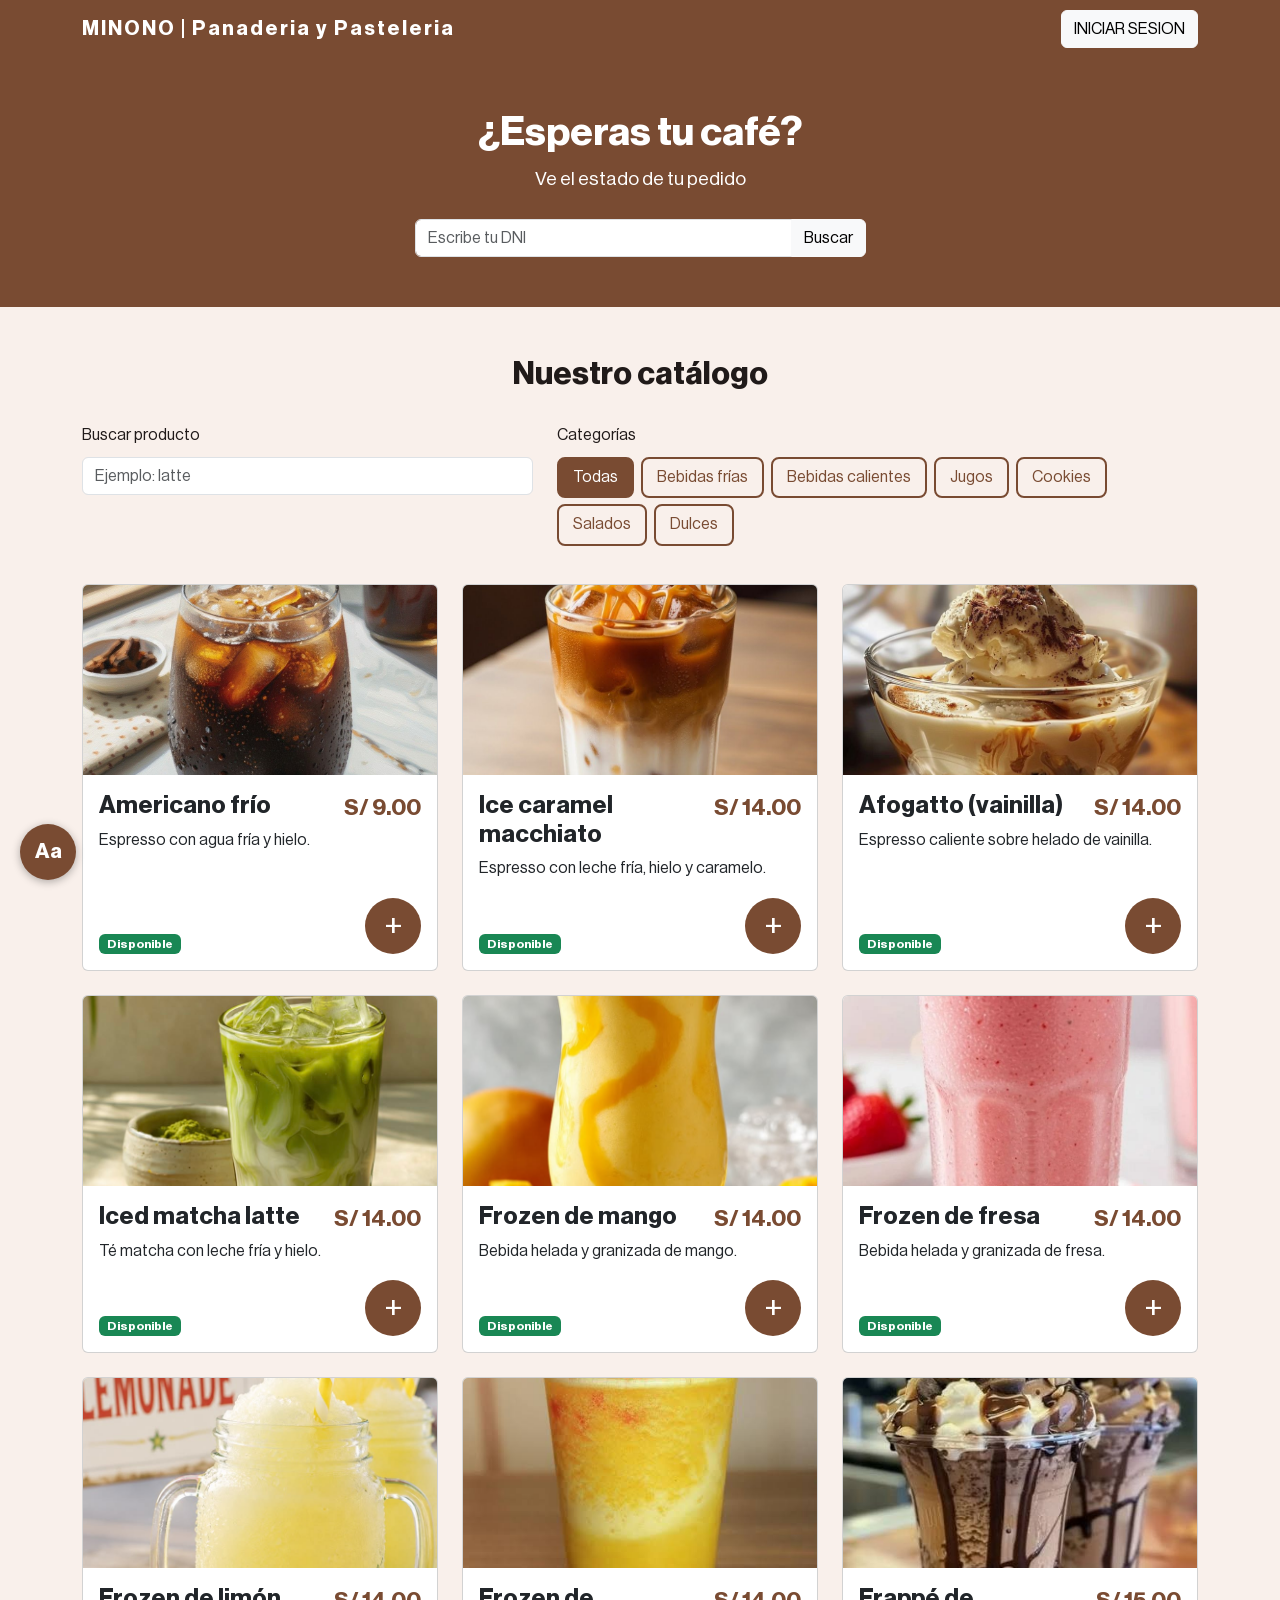
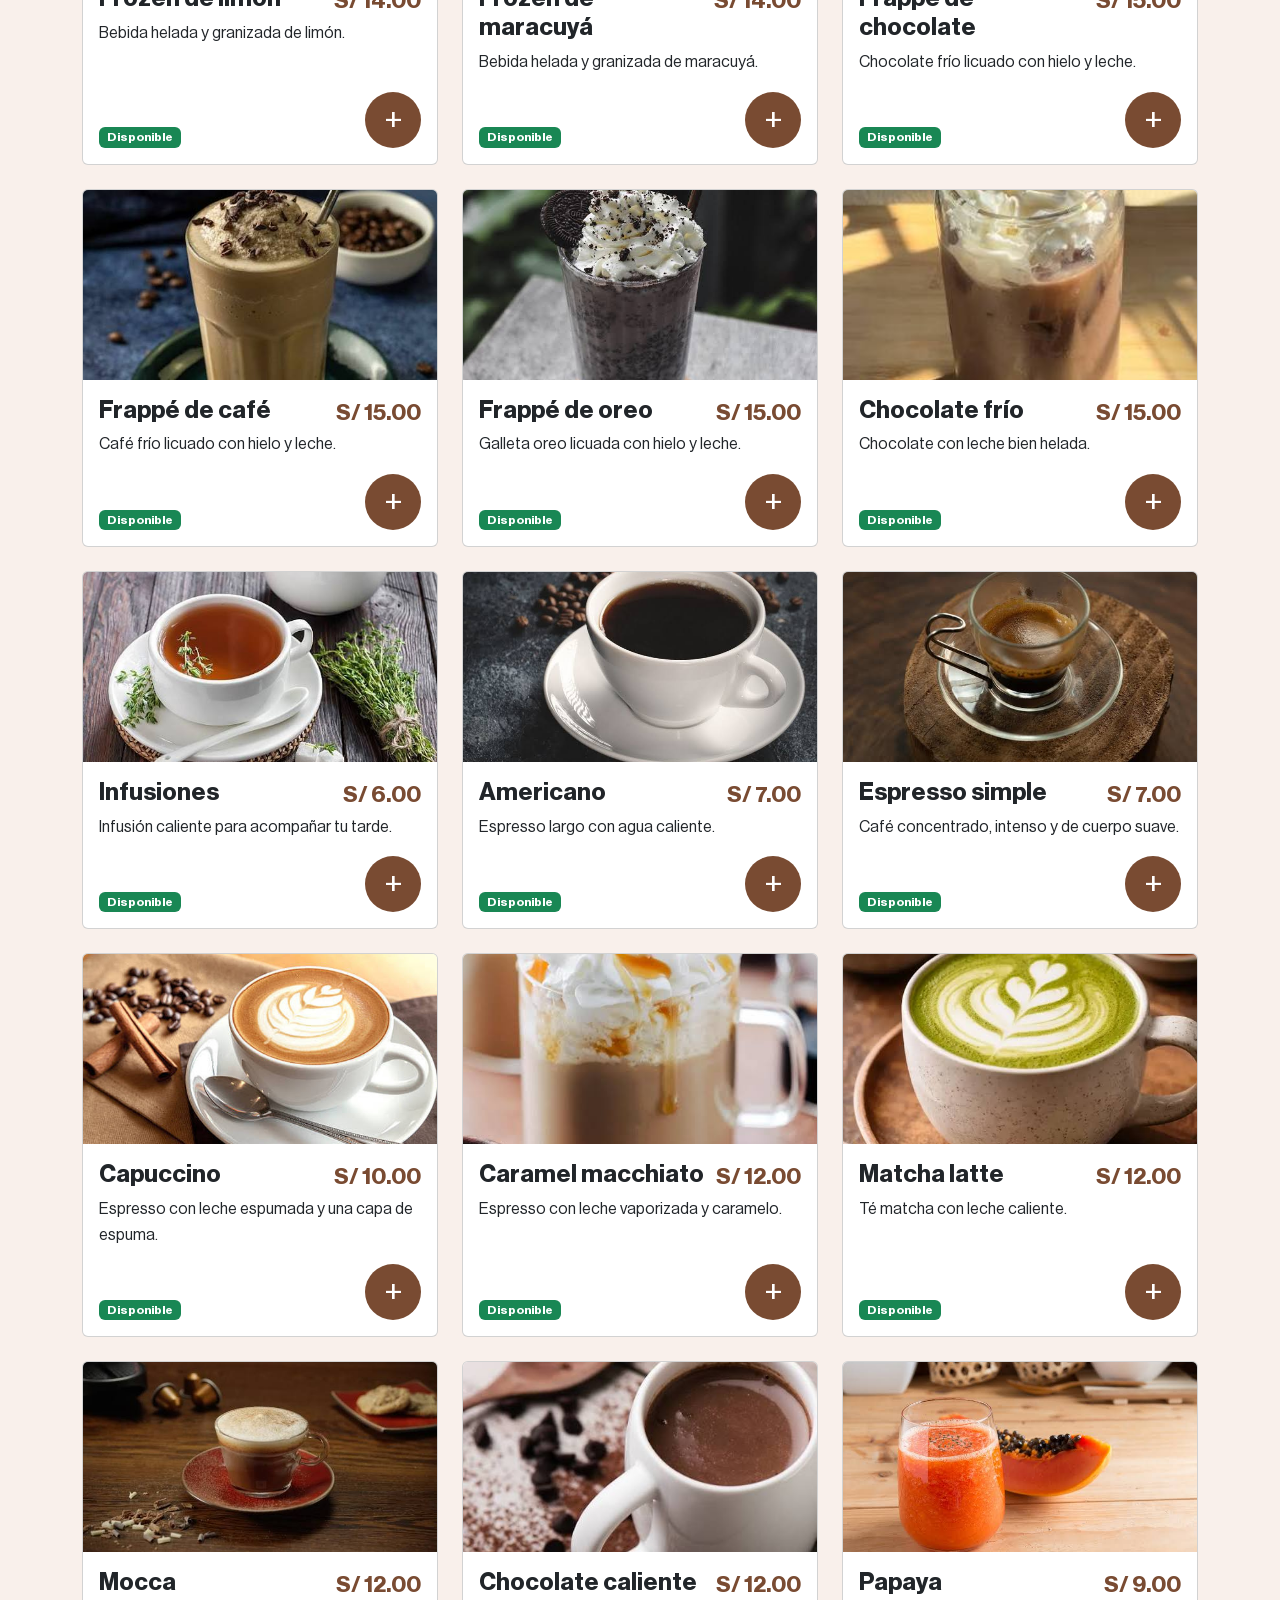
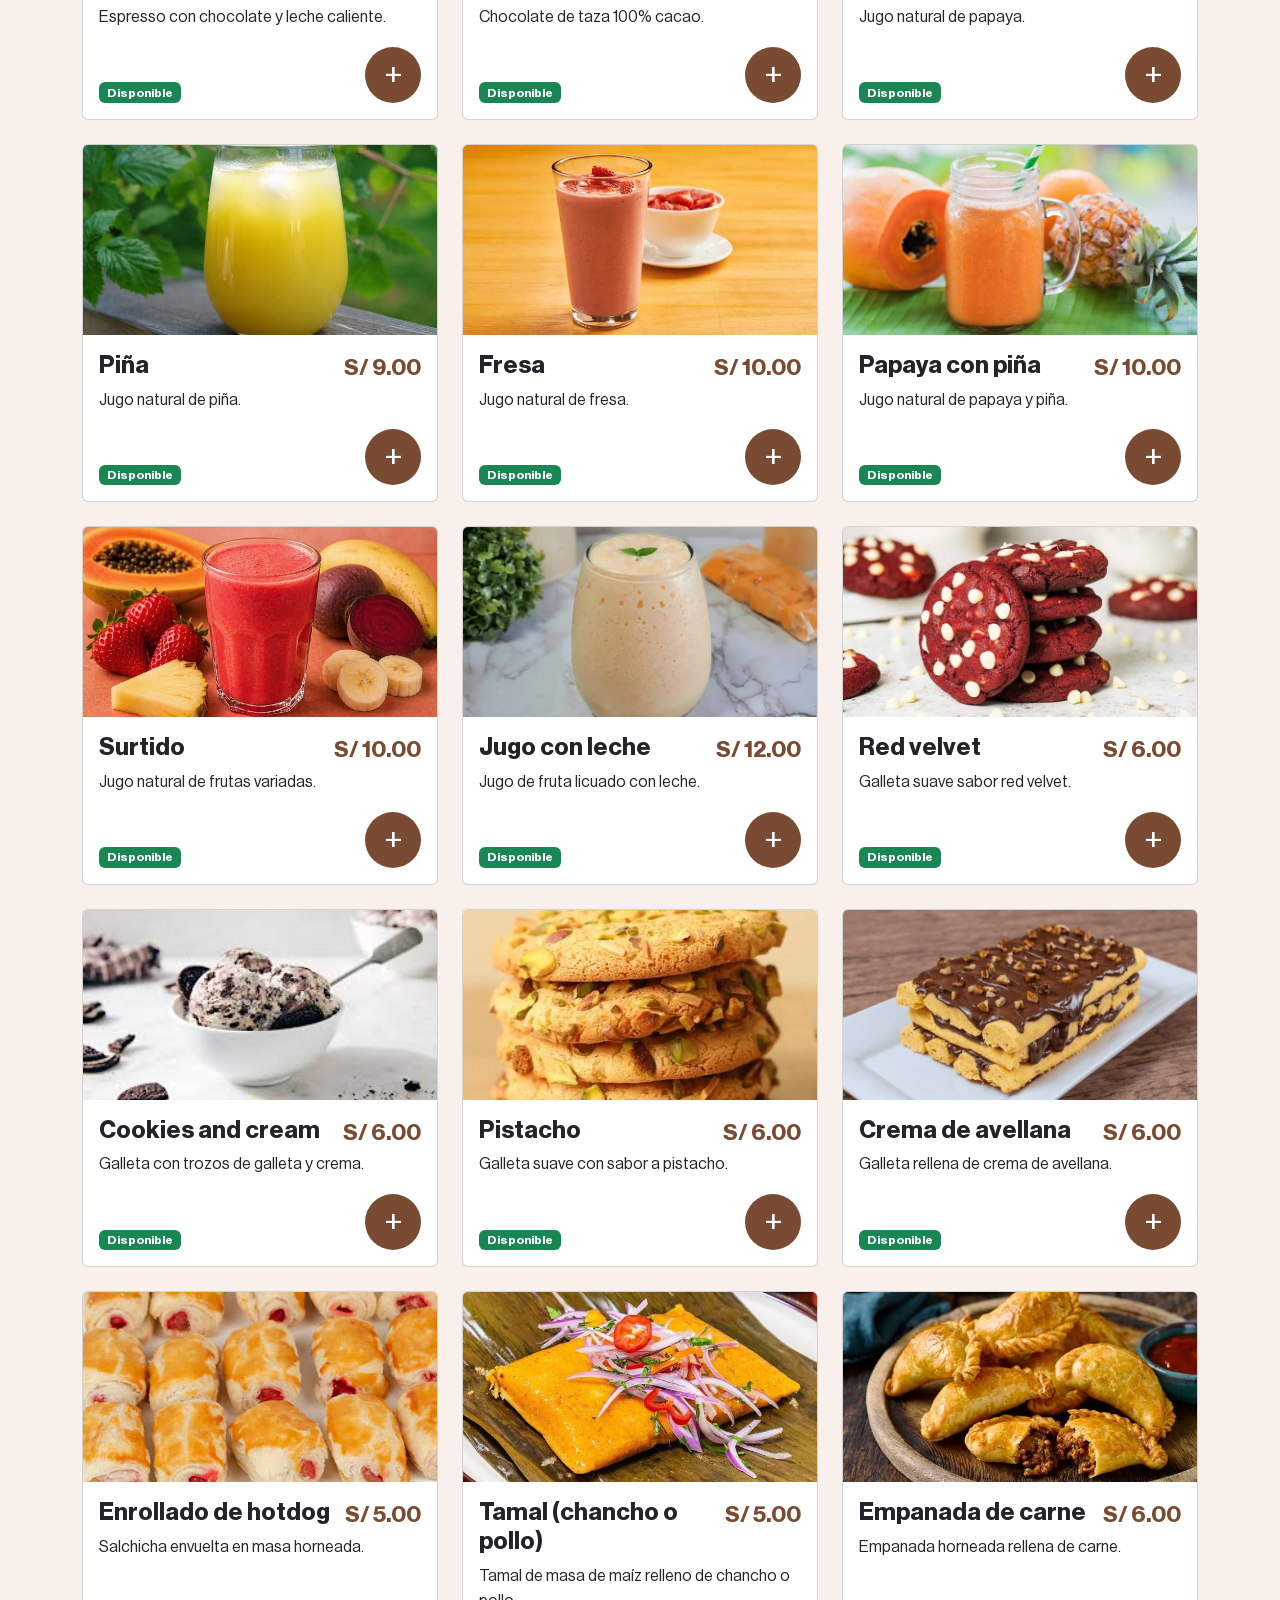
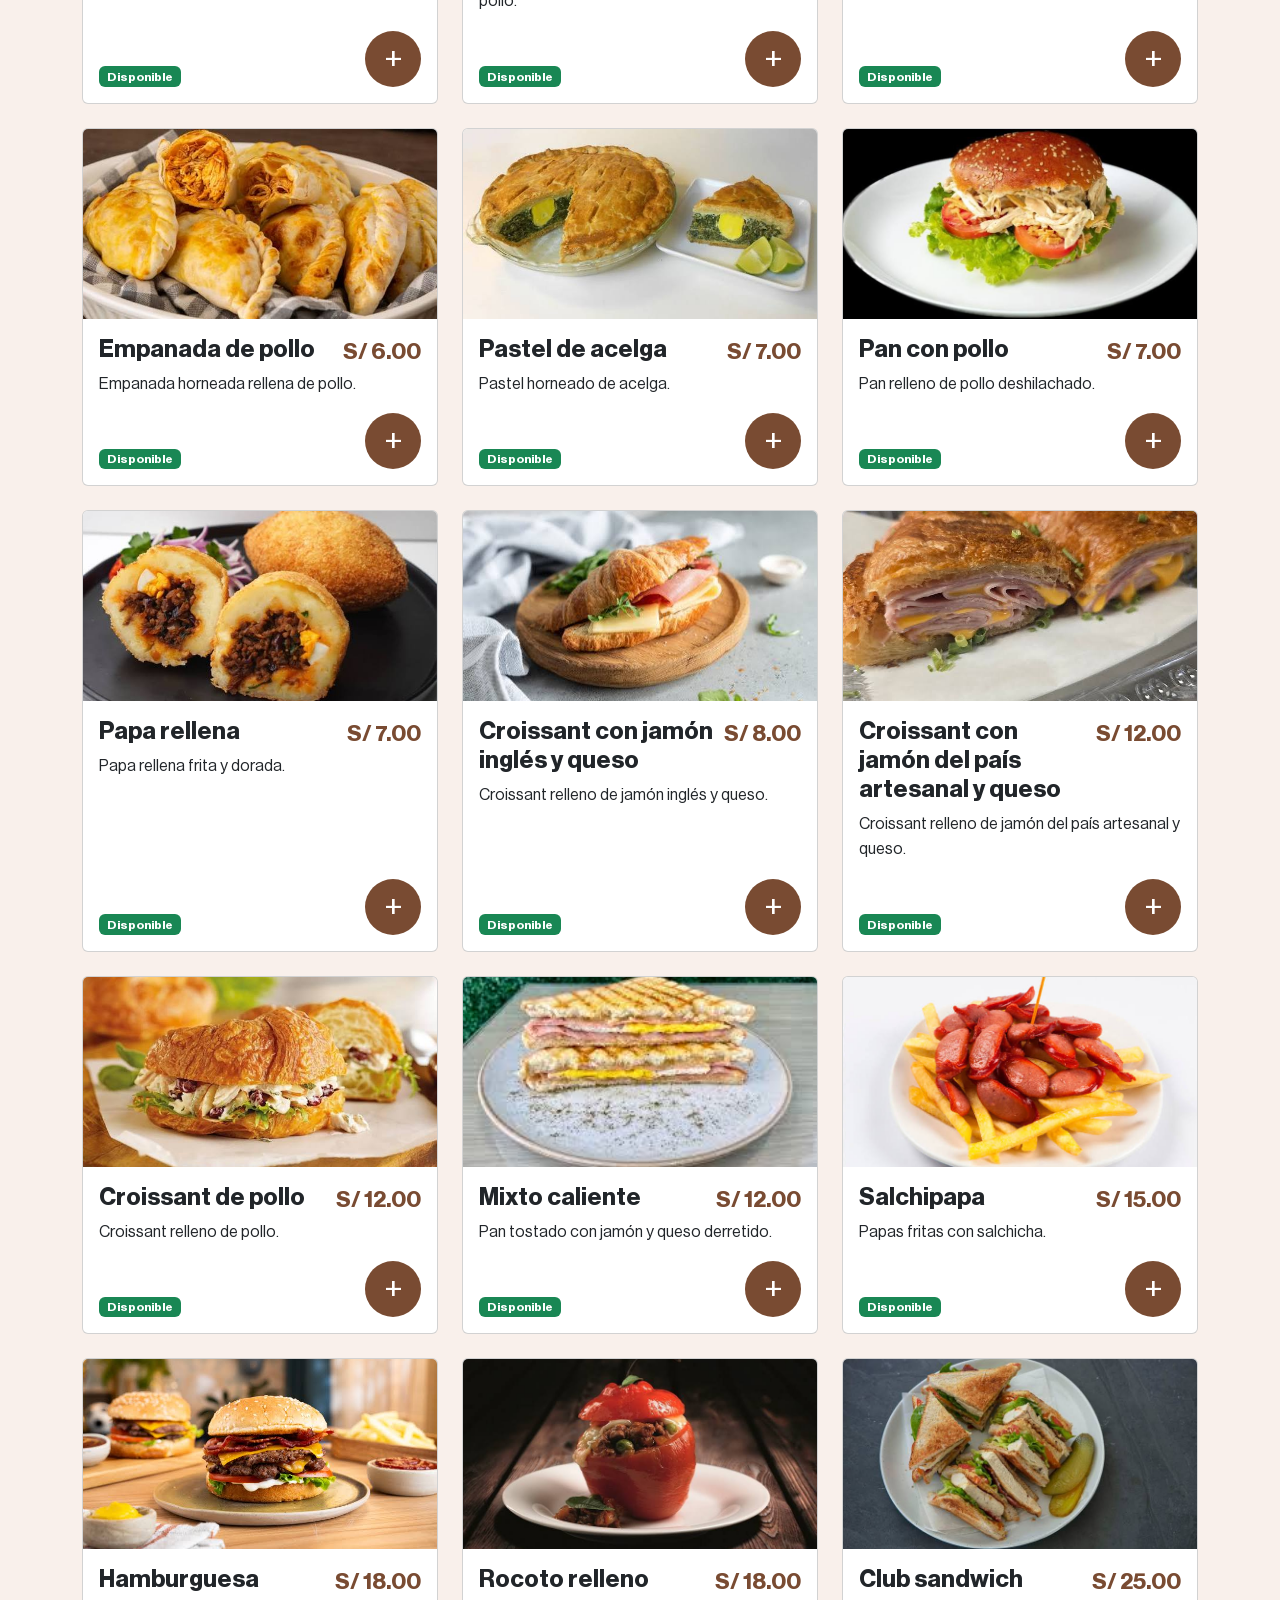
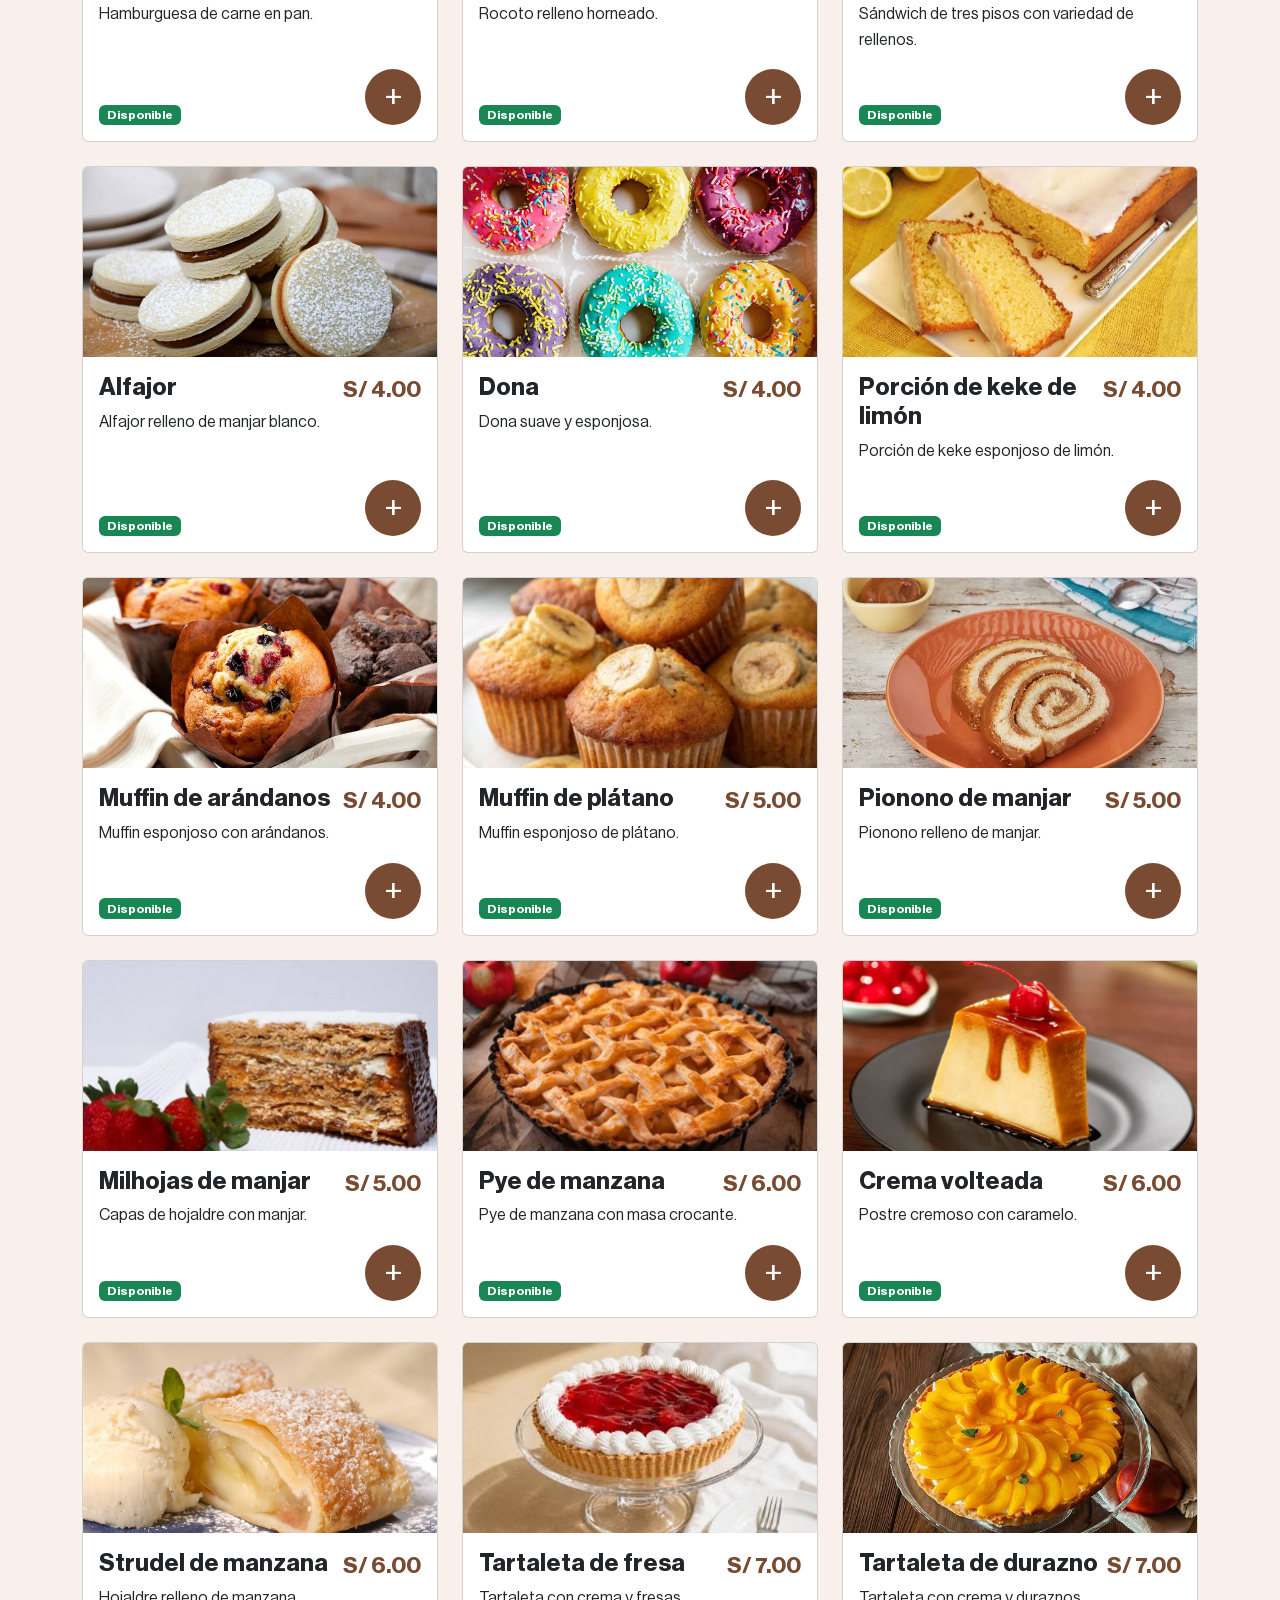
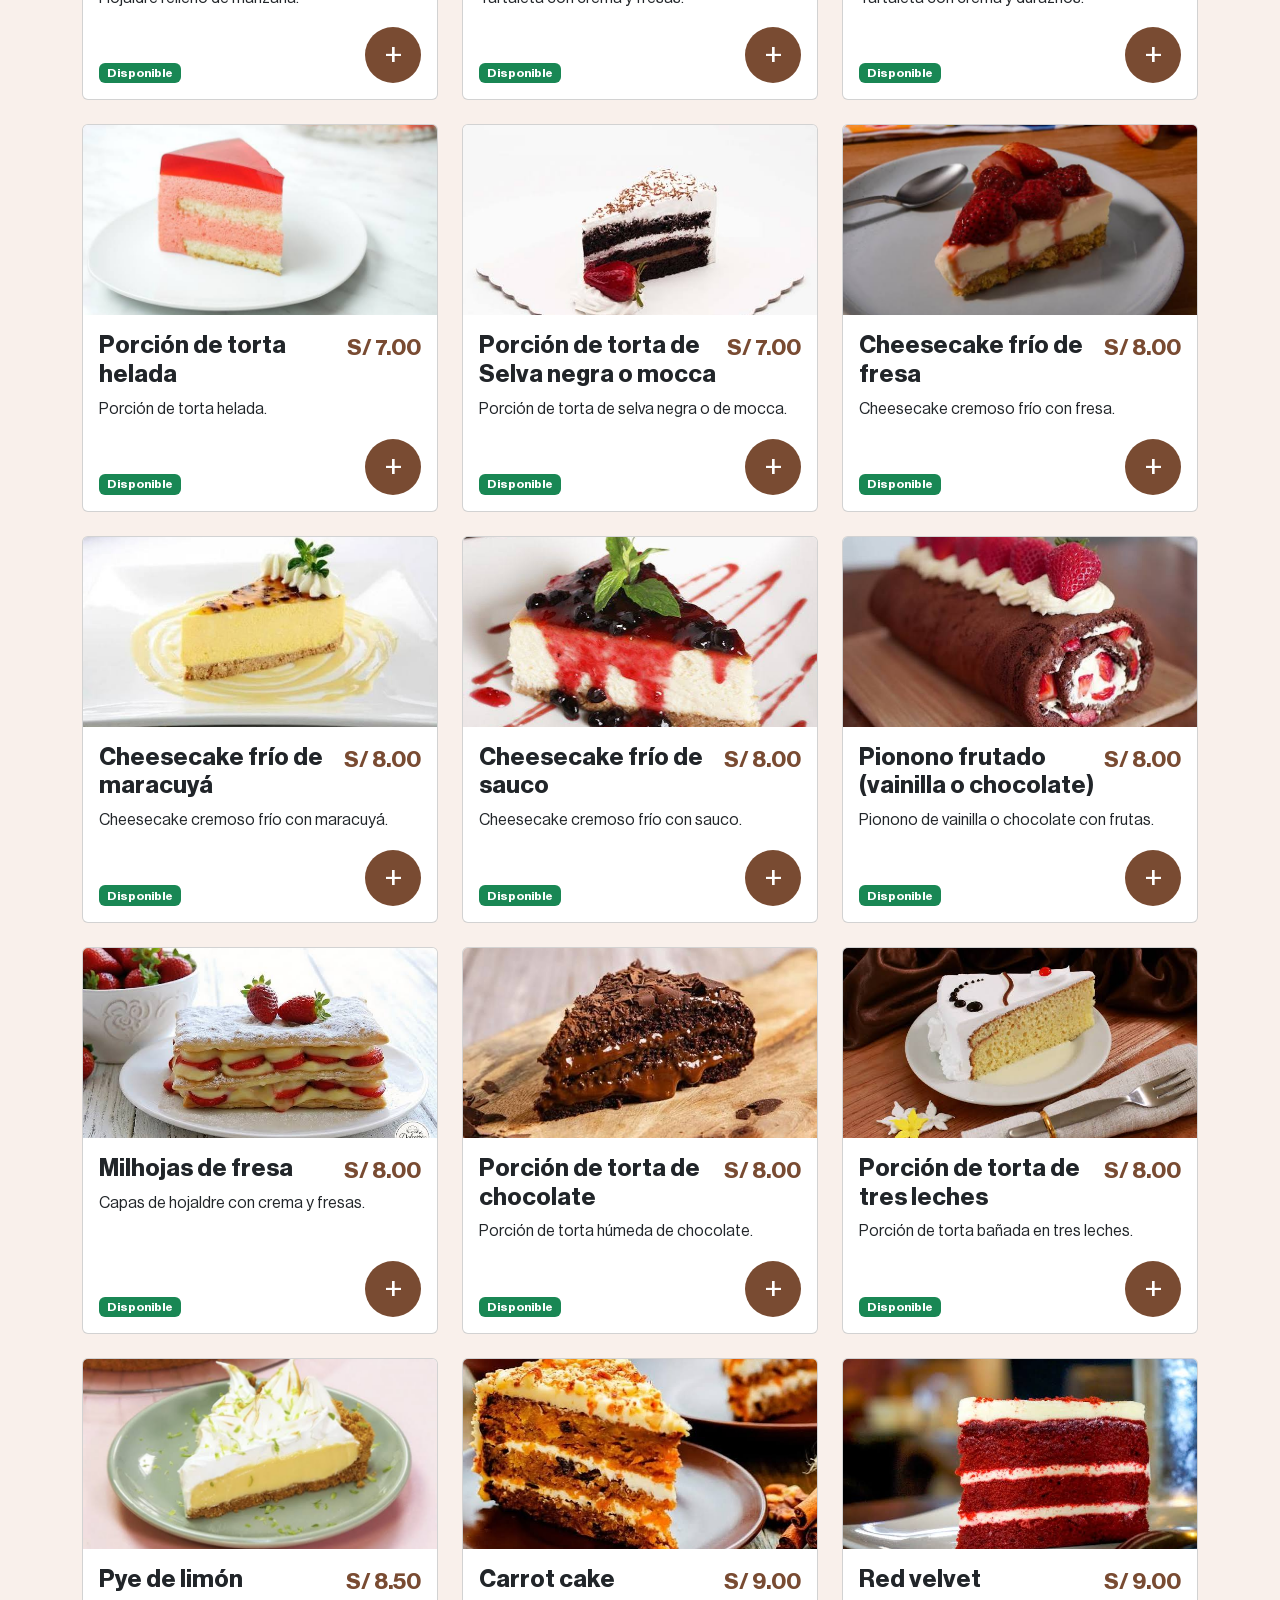
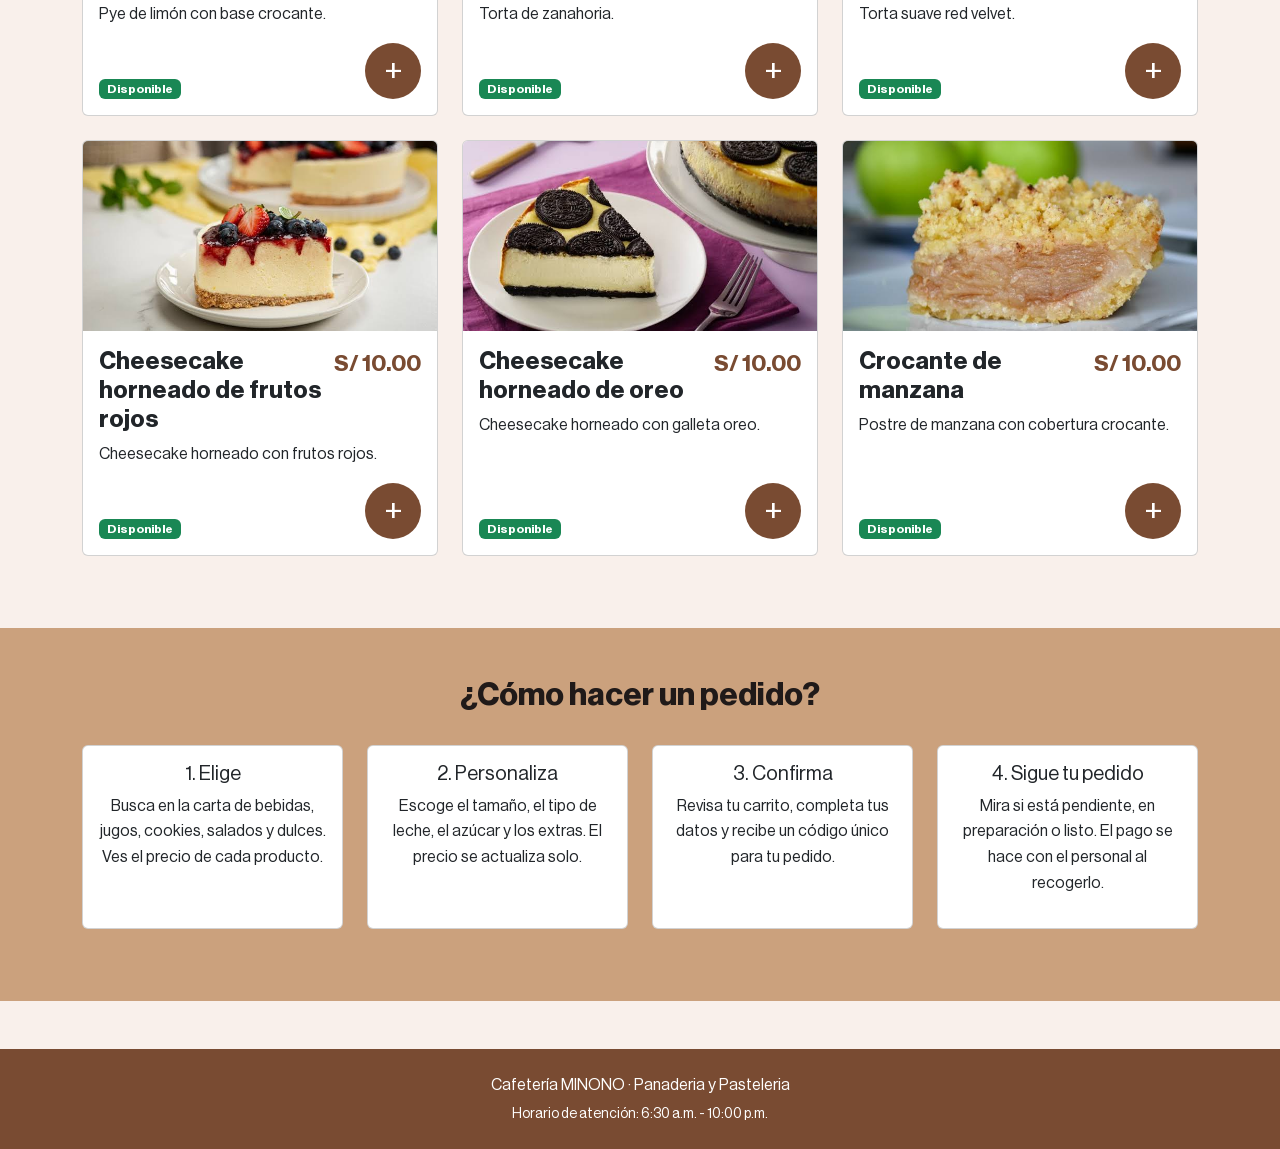
<file: index.html>
<!DOCTYPE html>
<html lang="es">
<head>
  <meta charset="UTF-8">
  <meta name="viewport" content="width=device-width, initial-scale=1.0">
  <title></title>
  <link href="https://cdn.jsdelivr.net/npm/bootstrap@5.3.3/dist/css/bootstrap.min.css" rel="stylesheet">
  <link rel="stylesheet" href="css/estilos.css">
</head>
<body>
  <a class="visually-hidden-focusable" href="#contenido">Saltar al contenido</a>

  <header>
    <nav class="navbar navbar-dark barra-minono">
      <div class="container">
        <a class="navbar-brand" href="index.html">MINONO | Panaderia y Pasteleria</a>
        <div class="d-flex align-items-center gap-2">
          <span class="text-white small d-none" id="saludo"></span>
          <button class="btn btn-outline-light btn-sm d-none" id="btn-salir" onclick="cerrarSesionCliente()">SALIR</button>
          <button class="btn btn-light" onclick="irAMiPedido()">INICIAR SESION</button>
        </div>
      </div>
    </nav>
  </header>

  <main id="contenido">

    <section class="hero">
      <div class="container">
        <h1>¿Esperas tu café?</h1>
        <p>Ve el estado de tu pedido</p>
        <div id="mensajes-inicio"></div>
        <form class="row justify-content-center" onsubmit="buscarPedidoPorDni(event)">
          <div class="col-sm-8 col-md-5">
            <label for="dni-inicio" class="visually-hidden">DNI</label>
            <div class="input-group">
              <input type="text" id="dni-inicio" class="form-control" placeholder="Escribe tu DNI" maxlength="8" inputmode="numeric">
              <button type="submit" class="btn btn-light">Buscar</button>
            </div>
          </div>
        </form>
      </div>
    </section>

    <section class="container py-5" id="catalogo">
      <h2 class="titulo-seccion">Nuestro catálogo</h2>
      <div id="mensajes"></div>

      <div class="row mb-3">
        <div class="col-md-5 mb-3">
          <label for="buscador" class="form-label">Buscar producto</label>
          <input type="search" id="buscador" class="form-control" placeholder="Ejemplo: latte" oninput="filtrarProductos()">
        </div>
        <div class="col-md-7 mb-3">
          <p class="form-label mb-2">Categorías</p>
          <button class="btn-categoria activa" data-categoria="Todas" onclick="filtrarCategoria('Todas')">Todas</button>
          <button class="btn-categoria" data-categoria="Bebidas frías" onclick="filtrarCategoria('Bebidas frías')">Bebidas frías</button>
          <button class="btn-categoria" data-categoria="Bebidas calientes" onclick="filtrarCategoria('Bebidas calientes')">Bebidas calientes</button>
          <button class="btn-categoria" data-categoria="Jugos" onclick="filtrarCategoria('Jugos')">Jugos</button>
          <button class="btn-categoria" data-categoria="Cookies" onclick="filtrarCategoria('Cookies')">Cookies</button>
          <button class="btn-categoria" data-categoria="Salados" onclick="filtrarCategoria('Salados')">Salados</button>
          <button class="btn-categoria" data-categoria="Dulces" onclick="filtrarCategoria('Dulces')">Dulces</button>
        </div>
      </div>

      <div class="row">
        <div class="col-lg-12" id="zona-catalogo">
          <div class="row" id="lista-productos"></div>
        </div>

        <aside class="col-lg-3 d-none" id="zona-carrito">
          <div class="mini-carrito card card-body">
            <h2 class="h5">Tu carrito</h2>
            <div id="mini-lista"></div>
            <p class="fs-5 mb-2">Total: <span class="precio" id="mini-total">S/ 0.00</span></p>
            <a class="btn btn-minono" href="vista/carrito.html">Ver carrito</a>
          </div>
        </aside>
      </div>
    </section>

    <section class="seccion-beige py-5" id="como-funciona">
      <div class="container">
        <h2 class="titulo-seccion">¿Cómo hacer un pedido?</h2>
        <div class="row">
          <article class="col-md-6 col-lg-3 mb-4">
            <div class="card h-100 text-center">
              <div class="card-body">
                <h3 class="h5">1. Elige</h3>
                <p>Busca en la carta de bebidas, jugos, cookies, salados y dulces. Ves el precio de cada producto.</p>
              </div>
            </div>
          </article>
          <article class="col-md-6 col-lg-3 mb-4">
            <div class="card h-100 text-center">
              <div class="card-body">
                <h3 class="h5">2. Personaliza</h3>
                <p>Escoge el tamaño, el tipo de leche, el azúcar y los extras. El precio se actualiza solo.</p>
              </div>
            </div>
          </article>
          <article class="col-md-6 col-lg-3 mb-4">
            <div class="card h-100 text-center">
              <div class="card-body">
                <h3 class="h5">3. Confirma</h3>
                <p>Revisa tu carrito, completa tus datos y recibe un código único para tu pedido.</p>
              </div>
            </div>
          </article>
          <article class="col-md-6 col-lg-3 mb-4">
            <div class="card h-100 text-center">
              <div class="card-body">
                <h3 class="h5">4. Sigue tu pedido</h3>
                <p>Mira si está pendiente, en preparación o listo. El pago se hace con el personal al recogerlo.</p>
              </div>
            </div>
          </article>
        </div>
      </div>
    </section>

  </main>

  <div class="modal fade" id="modal-producto" tabindex="-1" aria-labelledby="modal-titulo" aria-hidden="true">
    <div class="modal-dialog modal-dialog-scrollable">
      <div class="modal-content">
        <div class="modal-header">
          <h2 class="modal-title h4" id="modal-titulo"></h2>
          <button type="button" class="btn-close" data-bs-dismiss="modal" aria-label="Cerrar"></button>
        </div>
        <div class="modal-body">
          <div id="mensajes-modal"></div>
          <p id="modal-descripcion"></p>
          <div id="modal-opciones"></div>
          <div class="mb-3">
            <label for="opcion-cantidad" class="form-label">Cantidad</label>
            <input type="number" id="opcion-cantidad" class="form-control" min="1" max="10" value="1" oninput="recalcularPrecio()">
          </div>
          <div class="mb-3">
            <label for="opcion-observacion" class="form-label">Observación (máximo 100 caracteres)</label>
            <textarea id="opcion-observacion" class="form-control" maxlength="100" rows="2" placeholder="Ejemplo: sin hielo"></textarea>
          </div>
        </div>
        <div class="modal-footer">
          <span class="precio me-auto" id="modal-precio">Total: S/ 0.00</span>
          <button type="button" class="btn btn-secondary" data-bs-dismiss="modal">Cancelar</button>
          <button type="button" class="btn btn-minono" onclick="agregarAlCarrito()">Agregar al carrito</button>
        </div>
      </div>
    </div>
  </div>

  <footer class="pie-minono">
    <div class="container">
      <p class="mb-1">Cafetería MINONO · Panaderia y Pasteleria</p>
      <p class="mb-0 small">Horario de atención: 6:30 a.m. - 10:00 p.m.</p>
    </div>
  </footer>

  <script src="https://cdn.jsdelivr.net/npm/bootstrap@5.3.3/dist/js/bootstrap.bundle.min.js"></script>
  <script src="modelo/reglas.js"></script>
  <script src="modelo/producto.js"></script>
  <script src="modelo/carrito.js"></script>
  <script src="modelo/cliente.js"></script>
  <script src="vista/vistaComun.js"></script>
  <script src="vista/vistaMenu.js"></script>
  <script src="controlador/controladorSesion.js"></script>
  <script src="controlador/controladorInicio.js"></script>
  <script src="controlador/controladorMenu.js"></script>
</body>
</html>
</file>
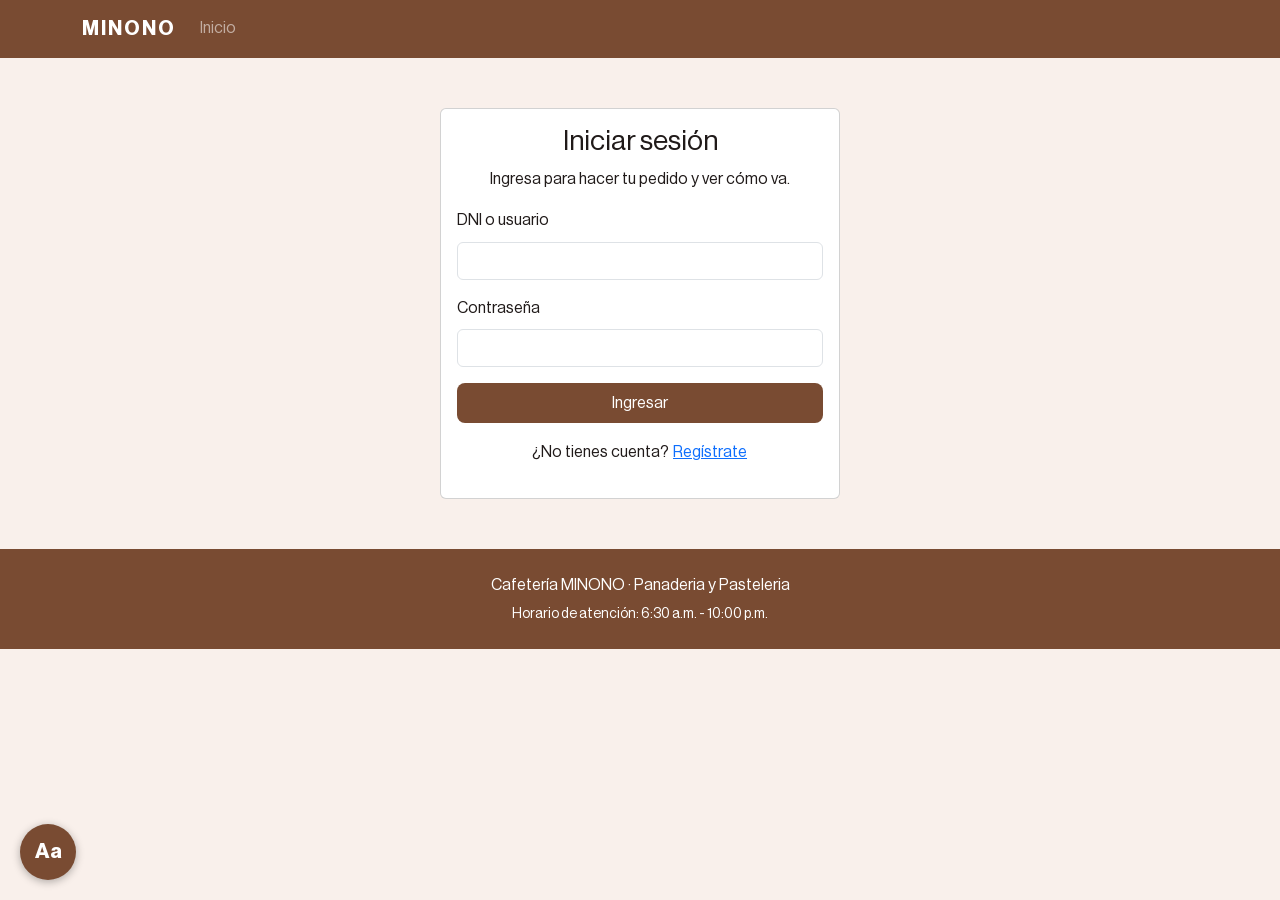
<file: vista/carrito.html>
<!DOCTYPE html>
<html lang="es">
<head>
  <meta charset="UTF-8">
  <meta name="viewport" content="width=device-width, initial-scale=1.0">
  <title>Carrito | MINONO</title>
  <link href="https://cdn.jsdelivr.net/npm/bootstrap@5.3.3/dist/css/bootstrap.min.css" rel="stylesheet">
  <link rel="stylesheet" href="../css/estilos.css">
</head>
<body>
  <a class="visually-hidden-focusable" href="#contenido">Saltar al contenido</a>
  <header>
    <nav class="navbar navbar-expand-lg navbar-dark barra-minono">
      <div class="container">
        <a class="navbar-brand" href="../index.html">MINONO</a>
        <button class="navbar-toggler" type="button" data-bs-toggle="collapse" data-bs-target="#menu-principal" aria-controls="menu-principal" aria-expanded="false" aria-label="Mostrar menú de navegación">
          <span class="navbar-toggler-icon"></span>
        </button>
        <div class="collapse navbar-collapse" id="menu-principal">
          <ul class="navbar-nav me-auto">
            <li class="nav-item"><a class="nav-link" href="../index.html">Inicio</a></li>
            <li class="nav-item"><a class="nav-link active" href="carrito.html" aria-current="page">Carrito <span class="badge bg-light text-dark" id="insignia-carrito">0</span></a></li>
            <li class="nav-item"><a class="nav-link" href="seguimiento.html">Mi pedido</a></li>
          </ul>
          <button class="btn btn-light btn-sm ms-lg-2" onclick="cerrarSesionCliente()">Salir</button>
        </div>
      </div>
    </nav>
  </header>

  <main id="contenido" class="container py-4">
    <h1 class="mb-3">Tu carrito</h1>
    <div id="mensajes-carrito"></div>

    <div class="row" id="zona-pedido">
      <section class="col-lg-7 mb-4" aria-label="Productos del carrito">
        <div id="tabla-carrito"></div>
      </section>

      <section class="col-lg-5" aria-label="Datos del pedido">
        <div class="card card-body">
          <h2 class="h4">Datos del pedido</h2>
          <form id="form-pedido" onsubmit="revisarPedido(event)" novalidate>
            <div class="mb-3">
              <label for="nombre" class="form-label">Nombre</label>
              <input type="text" id="nombre" class="form-control" maxlength="60" readonly>
            </div>
            <div class="mb-3">
              <label for="dni" class="form-label">DNI</label>
              <input type="text" id="dni" class="form-control" maxlength="8" readonly>
              <div class="form-text">Estos datos son de tu cuenta.</div>
            </div>
            <div class="mb-3">
              <label for="telefono" class="form-label">Teléfono (opcional)</label>
              <input type="text" id="telefono" class="form-control" maxlength="9" inputmode="numeric" autocomplete="tel">
            </div>

            <fieldset class="mb-3">
              <legend class="form-label fs-6">Modalidad de atención</legend>
              <div class="form-check">
                <input class="form-check-input" type="radio" name="modalidad" id="mod-local" value="Consumir en el local">
                <label class="form-check-label" for="mod-local">Consumir en el local</label>
              </div>
              <div class="form-check">
                <input class="form-check-input" type="radio" name="modalidad" id="mod-llevar" value="Para llevar">
                <label class="form-check-label" for="mod-llevar">Para llevar</label>
              </div>
            </fieldset>

            <div class="mb-3">
              <label for="metodo-pago" class="form-label">Método de pago</label>
              <select id="metodo-pago" class="form-select" onchange="mostrarCampoMonto()">
                <option value="">Elige una opción</option>
                <option value="Efectivo">Efectivo</option>
                <option value="Tarjeta">Tarjeta</option>
                <option value="Yape/Plin">Yape/Plin</option>
              </select>
              <div class="form-text">El pago se realiza con el personal en caja al recibir tu pedido.</div>
            </div>

            <div class="mb-3 d-none" id="grupo-monto">
              <label for="monto" class="form-label">¿Con cuánto pagarás? (S/)</label>
              <input type="number" id="monto" class="form-control" min="0" step="0.10">
              <div class="form-text">Así el personal prepara tu vuelto.</div>
            </div>

            <button type="submit" class="btn btn-minono w-100">Revisar pedido</button>
          </form>
        </div>
      </section>
    </div>

    <section id="confirmacion" class="d-none">
      <div class="card card-body">
        <h2 class="text-center">¡Pedido registrado!</h2>
        <p class="text-center mb-1">Este es el código de tu pedido:</p>
        <p class="codigo-grande" id="codigo-confirmado"></p>
        <div id="resumen-confirmado"></div>
        <div class="alert alert-info" role="alert">
          El pago se realiza con el personal de la cafetería al recibir tu pedido.
        </div>
        <a id="enlace-seguimiento" class="btn btn-minono" href="seguimiento.html">Seguir mi pedido</a>
      </div>
    </section>
  </main>

  <div class="modal fade" id="modal-resumen" tabindex="-1" aria-labelledby="titulo-resumen" aria-hidden="true">
    <div class="modal-dialog modal-dialog-scrollable">
      <div class="modal-content">
        <div class="modal-header">
          <h2 class="modal-title h4" id="titulo-resumen">Resumen de tu pedido</h2>
          <button type="button" class="btn-close" data-bs-dismiss="modal" aria-label="Cerrar"></button>
        </div>
        <div class="modal-body" id="resumen-cuerpo"></div>
        <div class="modal-footer">
          <button type="button" class="btn btn-secondary" data-bs-dismiss="modal">Volver</button>
          <button type="button" class="btn btn-minono" onclick="confirmarPedido()">Confirmar pedido</button>
        </div>
      </div>
    </div>
  </div>

  <footer class="pie-minono">
    <div class="container">
      <p class="mb-1">Cafetería MINONO · Panaderia y Pasteleria</p>
      <p class="mb-0 small">Horario de atención: 6:30 a.m. - 10:00 p.m.</p>
    </div>
  </footer>

  <script src="https://cdn.jsdelivr.net/npm/bootstrap@5.3.3/dist/js/bootstrap.bundle.min.js"></script>
  <script src="../modelo/reglas.js"></script>
  <script src="../modelo/producto.js"></script>
  <script src="../modelo/carrito.js"></script>
  <script src="../modelo/pedido.js"></script>
  <script src="../modelo/cliente.js"></script>
  <script src="vistaComun.js"></script>
  <script src="vistaCarrito.js"></script>
  <script src="../controlador/controladorSesion.js"></script>
  <script src="../controlador/controladorCarrito.js"></script>
</body>
</html>
</file>
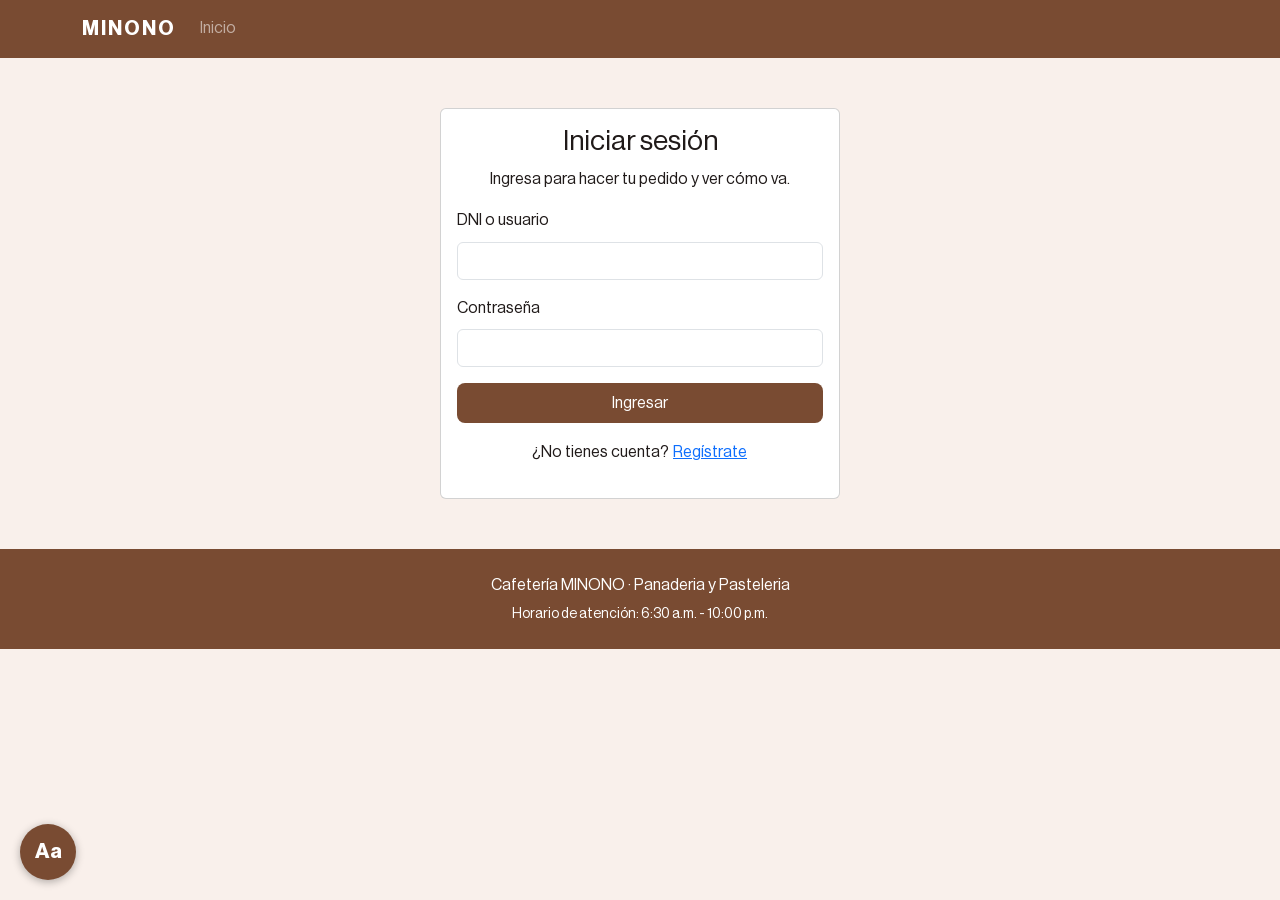
<file: vista/login.html>
<!DOCTYPE html>
<html lang="es">
<head>
  <meta charset="UTF-8">
  <meta name="viewport" content="width=device-width, initial-scale=1.0">
  <title>Iniciar sesión | MINONO</title>
  <link href="https://cdn.jsdelivr.net/npm/bootstrap@5.3.3/dist/css/bootstrap.min.css" rel="stylesheet">
  <link rel="stylesheet" href="../css/estilos.css">
</head>
<body>
  <a class="visually-hidden-focusable" href="#contenido">Saltar al contenido</a>
  <header>
    <nav class="navbar navbar-expand-lg navbar-dark barra-minono">
      <div class="container">
        <a class="navbar-brand" href="../index.html">MINONO</a>
        <button class="navbar-toggler" type="button" data-bs-toggle="collapse" data-bs-target="#menu-principal" aria-controls="menu-principal" aria-expanded="false" aria-label="Mostrar menú de navegación">
          <span class="navbar-toggler-icon"></span>
        </button>
        <div class="collapse navbar-collapse" id="menu-principal">
          <ul class="navbar-nav me-auto">
            <li class="nav-item"><a class="nav-link" href="../index.html">Inicio</a></li>
          </ul>
        </div>
      </div>
    </nav>
  </header>

  <main id="contenido" class="container">
    <section class="pagina-login card card-body">

      <div id="zona-login">
        <h1 class="h3 text-center">Iniciar sesión</h1>
        <p class="text-center">Ingresa para hacer tu pedido y ver cómo va.</p>
        <div id="mensajes-login"></div>
        <form onsubmit="iniciarSesion(event)">
          <div class="mb-3">
            <label for="usuario" class="form-label">DNI o usuario</label>
            <input type="text" id="usuario" class="form-control" autocomplete="username">
            <div class="form-text"></div>
          </div>
          <div class="mb-3">
            <label for="clave" class="form-label">Contraseña</label>
            <input type="password" id="clave" class="form-control" autocomplete="current-password">
          </div>
          <button type="submit" class="btn btn-minono w-100">Ingresar</button>
        </form>
        <p class="text-center mt-3 mb-0">¿No tienes cuenta?
          <button type="button" class="btn btn-link p-0 align-baseline" onclick="mostrarRegistro()">Regístrate</button>
        </p>
        <p class="small mt-3 mb-0 text-center"></p>
      </div>

      <div id="zona-registro" class="d-none">
        <h1 class="h3 text-center">Crear cuenta</h1>
        <p class="text-center">Completa tus datos para hacer pedidos.</p>
        <div id="mensajes-registro"></div>
        <form onsubmit="registrarse(event)" novalidate>
          <div class="mb-3">
            <label for="reg-nombres" class="form-label">Nombres</label>
            <input type="text" id="reg-nombres" class="form-control" maxlength="40" autocomplete="given-name">
          </div>
          <div class="mb-3">
            <label for="reg-apellidos" class="form-label">Apellidos</label>
            <input type="text" id="reg-apellidos" class="form-control" maxlength="40" autocomplete="family-name">
          </div>
          <div class="mb-3">
            <label for="reg-dni" class="form-label">DNI</label>
            <input type="text" id="reg-dni" class="form-control" maxlength="8" inputmode="numeric">
          </div>
          <div class="mb-3">
            <label for="reg-clave" class="form-label">Contraseña</label>
            <input type="password" id="reg-clave" class="form-control" autocomplete="new-password">
            <div class="form-text">Mínimo 6 caracteres.</div>
          </div>
          <div class="mb-3">
            <label for="reg-repetir" class="form-label">Repetir contraseña</label>
            <input type="password" id="reg-repetir" class="form-control" autocomplete="new-password">
          </div>
          <button type="submit" class="btn btn-minono w-100">Crear cuenta</button>
        </form>
        <p class="text-center mt-3 mb-0">¿Ya tienes cuenta?
          <button type="button" class="btn btn-link p-0 align-baseline" onclick="mostrarLogin()">Inicia sesión</button>
        </p>
      </div>

    </section>
  </main>

  <footer class="pie-minono">
    <div class="container">
      <p class="mb-1">Cafetería MINONO · Panaderia y Pasteleria</p>
      <p class="mb-0 small">Horario de atención: 6:30 a.m. - 10:00 p.m.</p>
    </div>
  </footer>

  <script src="https://cdn.jsdelivr.net/npm/bootstrap@5.3.3/dist/js/bootstrap.bundle.min.js"></script>
  <script src="../modelo/reglas.js"></script>
  <script src="../modelo/carrito.js"></script>
  <script src="../modelo/personal.js"></script>
  <script src="../modelo/cliente.js"></script>
  <script src="vistaComun.js"></script>
  <script src="../controlador/controladorLogin.js"></script>
</body>
</html>
</file>
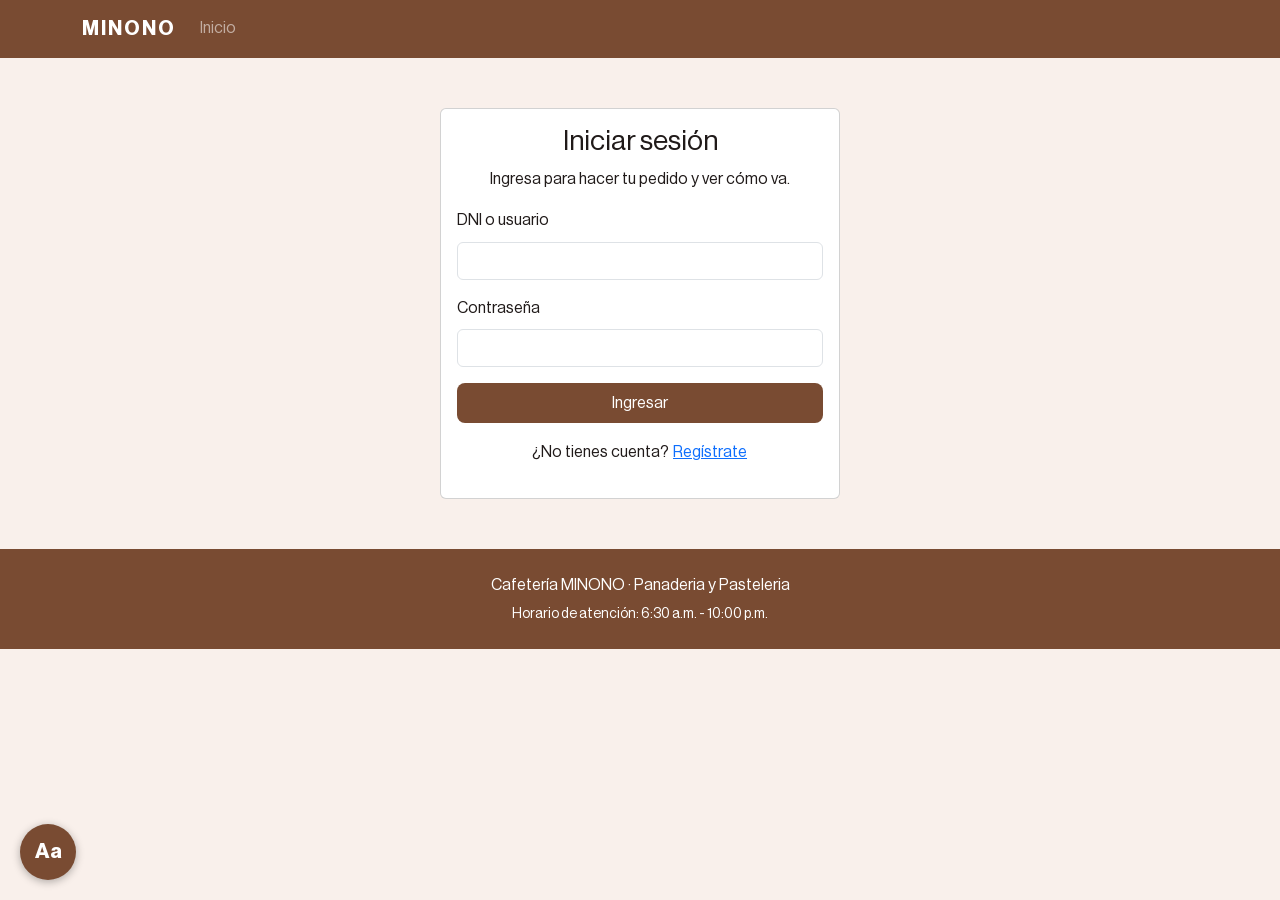
<file: vista/seguimiento.html>
<!DOCTYPE html>
<html lang="es">
<head>
  <meta charset="UTF-8">
  <meta name="viewport" content="width=device-width, initial-scale=1.0">
  <title>Seguimiento del pedido | MINONO</title>
  <link href="https://cdn.jsdelivr.net/npm/bootstrap@5.3.3/dist/css/bootstrap.min.css" rel="stylesheet">
  <link rel="stylesheet" href="../css/estilos.css">
</head>
<body>
  <a class="visually-hidden-focusable" href="#contenido">Saltar al contenido</a>
  <header>
    <nav class="navbar navbar-expand-lg navbar-dark barra-minono">
      <div class="container">
        <a class="navbar-brand" href="../index.html">MINONO</a>
        <button class="navbar-toggler" type="button" data-bs-toggle="collapse" data-bs-target="#menu-principal" aria-controls="menu-principal" aria-expanded="false" aria-label="Mostrar menú de navegación">
          <span class="navbar-toggler-icon"></span>
        </button>
        <div class="collapse navbar-collapse" id="menu-principal">
          <ul class="navbar-nav me-auto">
            <li class="nav-item"><a class="nav-link" href="../index.html">Inicio</a></li>
            <li class="nav-item"><a class="nav-link" href="carrito.html">Carrito <span class="badge bg-light text-dark" id="insignia-carrito">0</span></a></li>
            <li class="nav-item"><a class="nav-link active" href="seguimiento.html" aria-current="page">Mi pedido</a></li>
          </ul>
          <button class="btn btn-light btn-sm ms-lg-2" onclick="cerrarSesionCliente()">Salir</button>
        </div>
      </div>
    </nav>
  </header>

  <main id="contenido" class="container py-4">
    <h1 class="mb-3">Seguimiento de tu pedido</h1>
    <div id="mensajes-seguimiento"></div>

    <section class="row mb-4" aria-label="Buscar pedido">
      <div class="col-md-6">
        <form onsubmit="consultarPedidos(event)">
          <label for="dni-busqueda" class="form-label">DNI</label>
          <div class="input-group">
            <input type="text" id="dni-busqueda" class="form-control" placeholder="Escribe tu DNI" maxlength="8" inputmode="numeric">
            <button type="submit" class="btn btn-minono">Buscar</button>
          </div>
        </form>
      </div>
    </section>

    <section id="resultado" aria-live="polite"></section>
  </main>

  <footer class="pie-minono">
    <div class="container">
      <p class="mb-1">Cafetería MINONO · Panaderia y Pasteleria</p>
      <p class="mb-0 small">Horario de atención: 6:30 a.m. - 10:00 p.m.</p>
    </div>
  </footer>

  <script src="https://cdn.jsdelivr.net/npm/bootstrap@5.3.3/dist/js/bootstrap.bundle.min.js"></script>
  <script src="../modelo/reglas.js"></script>
  <script src="../modelo/producto.js"></script>
  <script src="../modelo/carrito.js"></script>
  <script src="../modelo/pedido.js"></script>
  <script src="../modelo/cliente.js"></script>
  <script src="vistaComun.js"></script>
  <script src="vistaSeguimiento.js"></script>
  <script src="../controlador/controladorSesion.js"></script>
  <script src="../controlador/controladorSeguimiento.js"></script>
</body>
</html>
</file>
<file: css/estilos.css>
@font-face {
  font-family: 'Neue Haas Display';
  src: url('../fuentes/NeueHaasDisplayRoman.ttf') format('truetype');
  font-weight: 400;
  font-style: normal;
}

@font-face {
  font-family: 'Neue Haas Display';
  src: url('../fuentes/NeueHaasDisplayBold.ttf') format('truetype');
  font-weight: 700;
  font-style: normal;
}

:root {
  --marron: #794B32;
  --marron-oscuro: #3A231C;
  --caramelo: #CBA17D;
  --crema: #F9F0EB;
  --negro: #201A19;
  --acento: #794B32;
  --fondo-pagina: #F9F0EB;
  --texto: #201A19;
}

body {
  font-family: 'Neue Haas Display', Arial, sans-serif;
  background-color: var(--fondo-pagina);
  color: var(--texto);
  font-weight: 400;
  line-height: 1.6;
}

h1, h2, h3, h4, h5 {
  font-family: 'Neue Haas Display', Arial, sans-serif;
  font-weight: 700;
}

.titulo-seccion {
  text-align: center;
  margin-bottom: 30px;
}

.barra-minono {
  background-color: var(--marron);
}

.barra-minono .navbar-brand {
  font-family: 'Neue Haas Display', Arial, sans-serif;
  font-weight: 700;
  letter-spacing: 2px;
}

.hero {
  background-color: var(--marron);
  color: #ffffff;
  padding: 50px 0;
  text-align: center;
}

.hero p {
  font-size: 1.2rem;
  margin-bottom: 24px;
}

.seccion-beige {
  background-color: var(--caramelo);
}

.btn-minono {
  background-color: var(--marron);
  color: #ffffff;
  border: none;
  border-radius: 8px;
  padding: 8px 16px;
}

.btn-minono:hover {
  background-color: var(--marron-oscuro);
  color: #ffffff;
}

.btn-minono:disabled {
  background-color: #8c7b7b;
  color: #ffffff;
}

.btn-categoria {
  background-color: transparent;
  color: var(--acento);
  border: 2px solid var(--acento);
  border-radius: 8px;
  padding: 6px 14px;
  margin: 0 4px 6px 0;
}

.btn-categoria:hover, .btn-categoria.activa, .btn-categoria.active {
  background-color: var(--marron);
  color: #ffffff;
  border-color: var(--marron);
}

.btn-categoria:disabled {
  background-color: transparent;
  color: var(--acento);
  border-color: var(--acento);
  opacity: 0.4;
  cursor: not-allowed;
}

#btn-letra {
  position: fixed;
  bottom: 20px;
  left: 20px;
  width: 56px;
  height: 56px;
  border: none;
  border-radius: 50%;
  background-color: var(--marron);
  color: #ffffff;
  font-size: 1.3rem;
  font-weight: 700;
  box-shadow: 0 2px 8px rgba(0, 0, 0, 0.3);
  z-index: 1040;
}

#btn-letra:hover {
  background-color: var(--marron-oscuro);
}

a:focus-visible, button:focus-visible, input:focus-visible,
select:focus-visible, textarea:focus-visible {
  outline: 3px solid var(--caramelo);
  outline-offset: 2px;
}

.producto-card {
  overflow: hidden;
}

.producto-img {
  height: 190px;
  background-color: var(--caramelo);
}

.producto-img img {
  width: 100%;
  height: 100%;
  object-fit: cover;
}

.producto-nombre {
  font-size: 1.5rem;
  margin-bottom: 8px;
}

.precio.producto-precio {
  font-size: 1.4rem;
  white-space: nowrap;
}

.precio {
  font-weight: 700;
  font-size: 1.1rem;
  color: var(--acento);
}

.mini-carrito {
  position: sticky;
  top: 16px;
}

.mini-item {
  border-bottom: 1px solid #cccccc;
  padding: 8px 0;
  margin-bottom: 8px;
}

.btn-mas {
  width: 56px;
  height: 56px;
  padding: 0;
  font-size: 2rem;
  line-height: 1;
  border-radius: 50%;
}

.codigo-grande {
  font-family: 'Neue Haas Display', Arial, sans-serif;
  font-size: 2.5rem;
  font-weight: 700;
  letter-spacing: 4px;
  text-align: center;
  background-color: var(--caramelo);
  padding: 12px;
  border-radius: 8px;
}

.completada {
  text-decoration: line-through;
  color: gray;
}

.pasos {
  list-style-type: none;
  display: flex;
  padding: 0;
  margin: 20px 0;
}

.paso {
  flex: 1;
  text-align: center;
  padding: 10px 4px;
  border-bottom: 6px solid #bbbbbb;
  font-size: 0.9rem;
}

.paso.hecho {
  border-bottom-color: #2E7D32;
  font-weight: 700;
}

.paso.hecho::before {
  content: "✔ ";
}

.paso.actual {
  border-bottom-color: var(--caramelo);
  font-weight: 700;
}

.aviso-listo {
  background-color: #2E7D32;
  color: #ffffff;
  font-size: 1.3rem;
  text-align: center;
  padding: 16px;
  border-radius: 8px;
  margin-bottom: 16px;
}

.columna-pedidos {
  min-height: 220px;
  background-color: var(--caramelo);
  padding: 10px;
  border-radius: 8px;
  border-top: 6px solid gray;
}

.col-pendiente { border-top-color: #B3261E; }
.col-preparacion { border-top-color: #B26A00; }
.col-listo { border-top-color: #2E7D32; }

.codigo-pedido {
  letter-spacing: 2px;
}

.tarjeta-pedido {
  margin-bottom: 10px;
}

.tarjeta-pedido.nuevo {
  box-shadow: 0 0 0 3px var(--marron-oscuro);
}

.caja-grafico {
  position: relative;
  height: 260px;
}

.tarjeta-numero {
  text-align: center;
}

.tarjeta-numero .numero {
  font-family: 'Neue Haas Display', Arial, sans-serif;
  font-size: 2rem;
  font-weight: 700;
  color: var(--acento);
}

.pagina-login {
  max-width: 400px;
  margin: 50px auto;
}

.pie-minono {
  background-color: var(--marron);
  color: #ffffff;
  padding: 24px 0;
  margin-top: 48px;
  text-align: center;
}

.pie-minono a {
  color: #ffffff;
}
</file>
